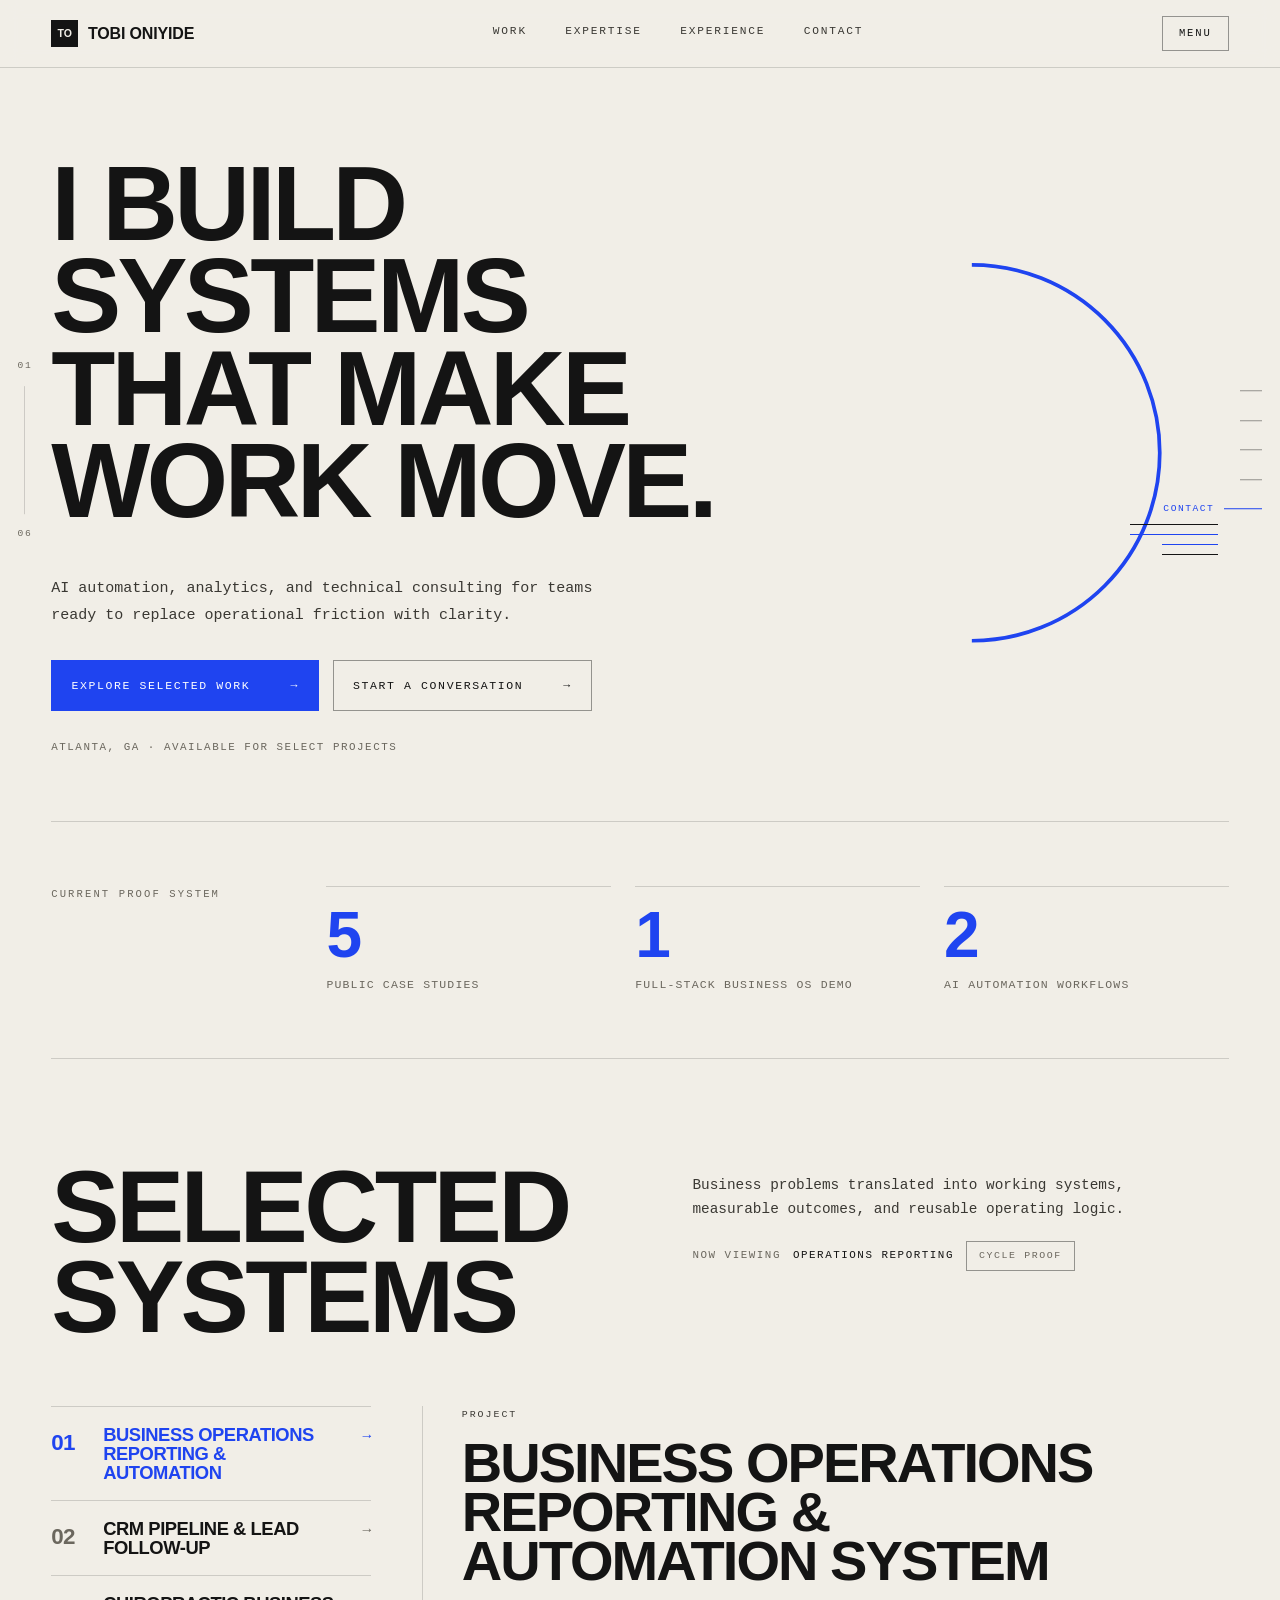
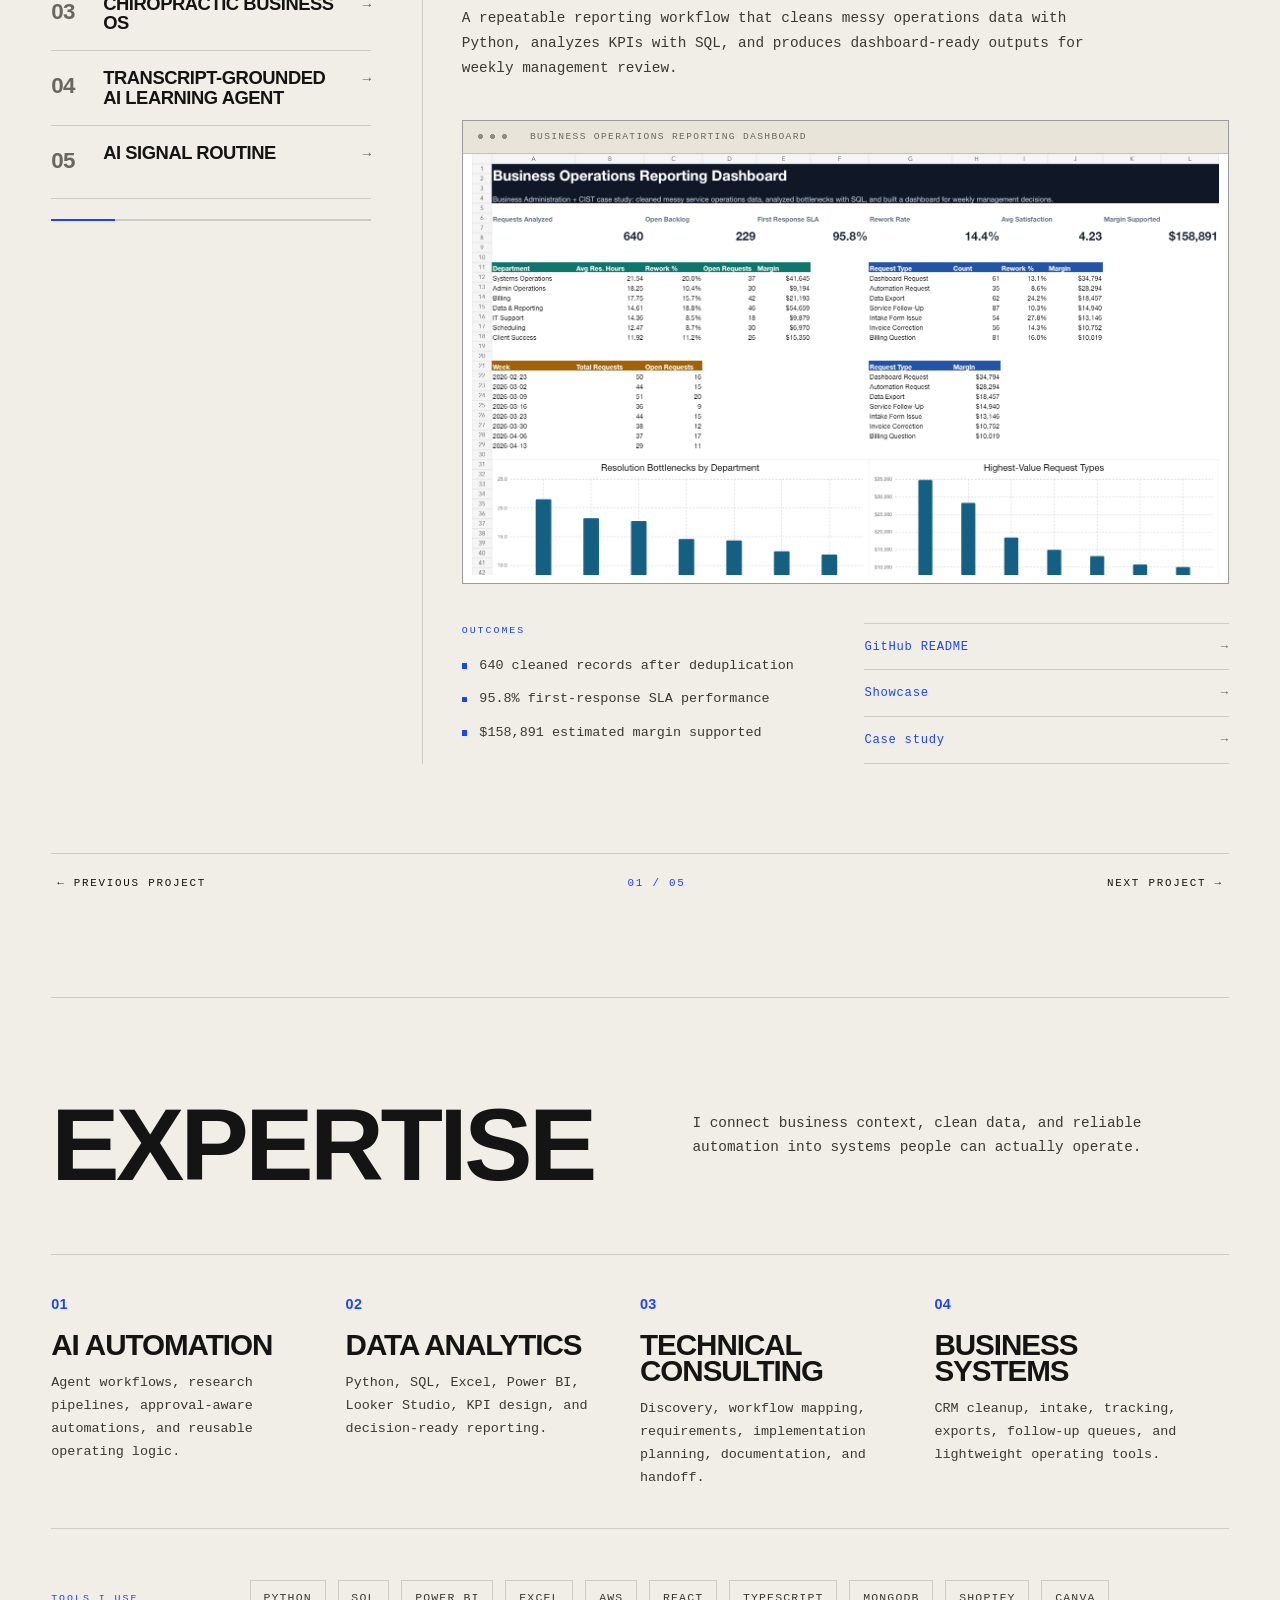
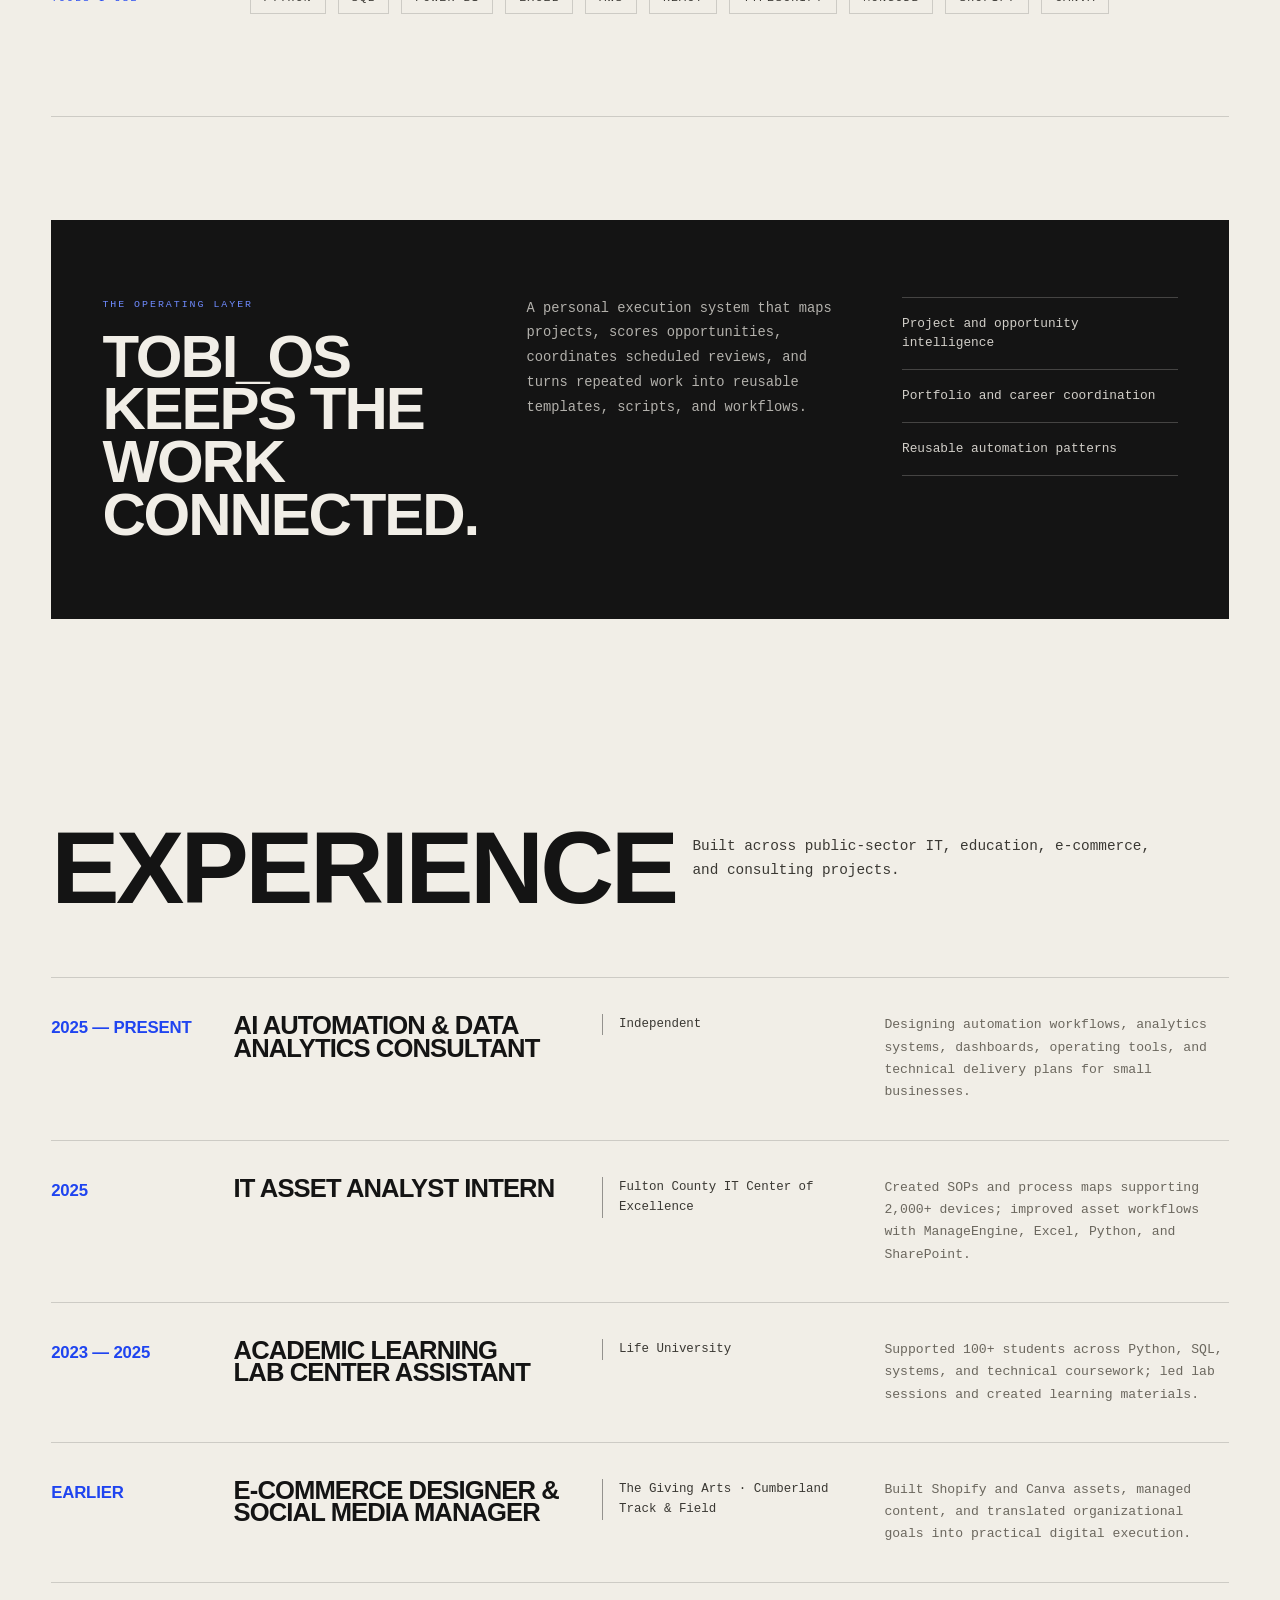
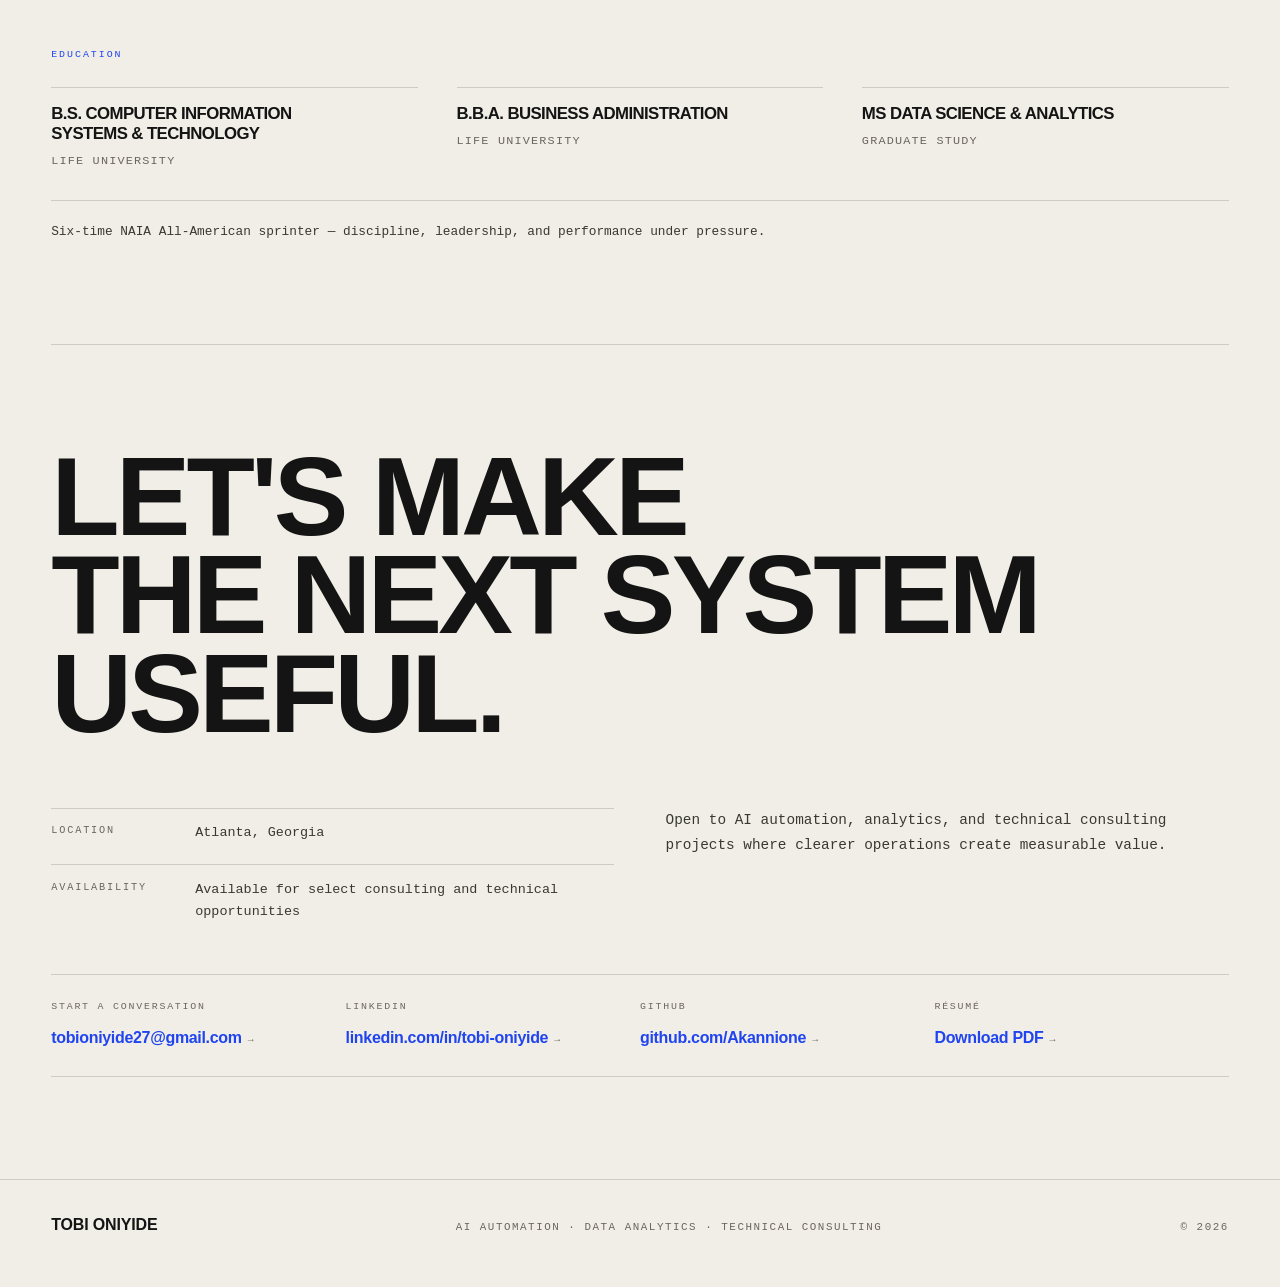
<file: index.html>
<!doctype html>
<html lang="en">
  <head>
    <meta charset="utf-8">
    <meta name="viewport" content="width=device-width, initial-scale=1">
    <title>Tobi Oniyide | AI Automation, Analytics &amp; Technical Consulting</title>
    <meta
      name="description"
      content="Portfolio hub for Tobi Oniyide: AI automation, analytics, business intelligence, technical consulting systems, and reusable operating workflows."
    >
    <link rel="icon" href="data:,">
    <link rel="stylesheet" href="styles.css">
    <script>document.documentElement.classList.add('js');</script>
  </head>
  <body>
    <a class="skip-link" href="#top">Skip to content</a>

    <div class="progress-rail" aria-hidden="true">
      <span class="rail-number">01</span>
      <div class="rail-line"><span id="scrollProgress"></span></div>
      <span class="rail-number">06</span>
    </div>

    <aside class="section-orbit" aria-label="Section navigation">
      <button type="button" class="orbit-dot active" data-target="top"><span>Home</span></button>
      <button type="button" class="orbit-dot" data-target="projects"><span>Work</span></button>
      <button type="button" class="orbit-dot" data-target="services"><span>Expertise</span></button>
      <button type="button" class="orbit-dot" data-target="system"><span>TOBI_OS</span></button>
      <button type="button" class="orbit-dot" data-target="contact"><span>Contact</span></button>
    </aside>

    <header class="site-header">
      <a class="brand" href="#top" aria-label="Tobi Oniyide portfolio home">
        <span class="brand-mark">TO</span>
        <span>Tobi Oniyide</span>
      </a>
      <nav class="nav" aria-label="Primary navigation">
        <a href="#projects">Work</a>
        <a href="#services">Expertise</a>
        <a href="#experience">Experience</a>
        <a href="#contact">Contact</a>
      </nav>
      <button class="command-open" type="button" id="openCommand">Menu</button>
    </header>

    <main id="top">
      <section class="hero reveal">
        <div class="hero-copy">
          <h1>
            <span>I build</span>
            <span>systems</span>
            <span>that make</span>
            <span>work move.</span>
          </h1>
          <p class="hero-lede">
            AI automation, analytics, and technical consulting for teams ready to replace
            operational friction with clarity.
          </p>
          <div class="actions" aria-label="Primary links">
            <a class="button primary" href="#projects">Explore selected work <span aria-hidden="true">&#8594;</span></a>
            <a class="button" href="#contact">Start a conversation <span aria-hidden="true">&#8594;</span></a>
          </div>
          <p class="hero-meta">Atlanta, GA &middot; Available for select projects</p>
        </div>

        <div class="hero-mark" aria-hidden="true">
          <svg viewBox="0 0 220 320" fill="none" xmlns="http://www.w3.org/2000/svg">
            <path d="M12 8 A 152 152 0 1 1 12 312" stroke="currentColor" stroke-width="3" />
          </svg>
          <div class="hero-ticks">
            <span></span>
            <span class="accent"></span>
            <span class="accent short"></span>
            <span class="short"></span>
          </div>
        </div>
      </section>

      <section class="proof-band reveal" aria-labelledby="proof-heading">
        <h2 id="proof-heading" class="proof-title">Current proof system</h2>
        <dl class="proof-grid">
          <div>
            <dt data-count="5">0</dt>
            <dd>public case studies</dd>
          </div>
          <div>
            <dt data-count="1">0</dt>
            <dd>full-stack business OS demo</dd>
          </div>
          <div>
            <dt data-count="2">0</dt>
            <dd>AI automation workflows</dd>
          </div>
        </dl>
      </section>

      <section class="section projects reveal" id="projects" aria-labelledby="projects-heading">
        <div class="section-heading">
          <h2 id="projects-heading">Selected<br>systems</h2>
          <div class="section-aside">
            <p>
              Business problems translated into working systems, measurable outcomes, and
              reusable operating logic.
            </p>
            <p class="now-viewing">
              Now viewing <strong id="activeSignal">Operations Reporting</strong>
              <button type="button" id="cycleProject">Cycle proof</button>
            </p>
          </div>
        </div>

        <div class="project-shell">
          <div class="project-tabs" role="group" aria-label="Featured projects">
            <button type="button" class="project-tab active" data-project="operations">
              <span class="tab-number">01</span>
              <span class="tab-name">Business Operations Reporting &amp; Automation</span>
              <span class="tab-arrow" aria-hidden="true">&#8594;</span>
            </button>
            <button type="button" class="project-tab" data-project="crm">
              <span class="tab-number">02</span>
              <span class="tab-name">CRM Pipeline &amp; Lead Follow-Up</span>
              <span class="tab-arrow" aria-hidden="true">&#8594;</span>
            </button>
            <button type="button" class="project-tab" data-project="businessos">
              <span class="tab-number">03</span>
              <span class="tab-name">Chiropractic Business OS</span>
              <span class="tab-arrow" aria-hidden="true">&#8594;</span>
            </button>
            <button type="button" class="project-tab" data-project="learningagent">
              <span class="tab-number">04</span>
              <span class="tab-name">Transcript-Grounded AI Learning Agent</span>
              <span class="tab-arrow" aria-hidden="true">&#8594;</span>
            </button>
            <button type="button" class="project-tab" data-project="aisignal">
              <span class="tab-number">05</span>
              <span class="tab-name">AI Signal Routine</span>
              <span class="tab-arrow" aria-hidden="true">&#8594;</span>
            </button>
            <div class="project-meter" aria-hidden="true"><span id="projectMeter"></span></div>
          </div>

          <article class="project-spotlight" id="projectSpotlight">
            <div class="project-copy">
              <p class="spotlight-eyebrow">Project</p>
              <h3 id="projectTitle">Business Operations Reporting &amp; Automation System</h3>
              <p id="projectDescription">
                A repeatable reporting workflow that cleans messy operations data with Python,
                analyzes KPIs with SQL, and produces dashboard-ready outputs for weekly management review.
              </p>
            </div>

            <figure class="project-image" data-project="operations" data-label="Business Operations Reporting Dashboard">
              <img id="projectImage" src="assets/images/business_operations_dashboard.png" alt="Dashboard preview for operations reporting project">
            </figure>

            <div class="project-detail">
              <div class="detail-block">
                <p class="detail-label">Outcomes</p>
                <ul class="result-list" id="projectResults">
                  <li>640 cleaned records after deduplication</li>
                  <li>95.8% first-response SLA performance</li>
                  <li>$158,891 estimated margin supported</li>
                </ul>
              </div>
              <div class="detail-block">
                <div class="link-row" id="projectLinks">
                  <a href="https://github.com/Akannione/business-operations-reporting-system">GitHub README</a>
                  <a href="https://htmlpreview.github.io/?https://github.com/Akannione/business-operations-reporting-system/blob/main/reports/portfolio_showcase.html">Showcase</a>
                  <a href="https://github.com/Akannione/business-operations-reporting-system/blob/main/case_study.md">Case study</a>
                </div>
              </div>
            </div>
          </article>

          <div class="project-controls">
            <button type="button" id="previousProject"><span aria-hidden="true">&#8592;</span> Previous project</button>
            <span id="projectIndex">01 / 05</span>
            <button type="button" id="nextProject">Next project <span aria-hidden="true">&#8594;</span></button>
          </div>
        </div>
      </section>

      <section class="section services reveal" id="services" aria-labelledby="services-heading">
        <div class="section-heading">
          <h2 id="services-heading">Expertise</h2>
          <div class="section-aside">
            <p>
              I connect business context, clean data, and reliable automation into systems
              people can actually operate.
            </p>
          </div>
        </div>
        <div class="service-grid">
          <article>
            <span class="service-icon">01</span>
            <h3>AI automation</h3>
            <p>Agent workflows, research pipelines, approval-aware automations, and reusable operating logic.</p>
          </article>
          <article>
            <span class="service-icon">02</span>
            <h3>Data analytics</h3>
            <p>Python, SQL, Excel, Power BI, Looker Studio, KPI design, and decision-ready reporting.</p>
          </article>
          <article>
            <span class="service-icon">03</span>
            <h3>Technical consulting</h3>
            <p>Discovery, workflow mapping, requirements, implementation planning, documentation, and handoff.</p>
          </article>
          <article>
            <span class="service-icon">04</span>
            <h3>Business systems</h3>
            <p>CRM cleanup, intake, tracking, exports, follow-up queues, and lightweight operating tools.</p>
          </article>
        </div>
        <div class="tool-strip">
          <p class="detail-label">Tools I use</p>
          <ul>
            <li>Python</li>
            <li>SQL</li>
            <li>Power BI</li>
            <li>Excel</li>
            <li>AWS</li>
            <li>React</li>
            <li>TypeScript</li>
            <li>MongoDB</li>
            <li>Shopify</li>
            <li>Canva</li>
          </ul>
        </div>
      </section>

      <section class="section os-section reveal" id="system" aria-labelledby="os-heading">
        <div class="os-panel">
          <div class="os-copy">
            <p class="os-eyebrow">The operating layer</p>
            <h2 id="os-heading">TOBI_OS keeps the work connected.</h2>
          </div>
          <p class="os-body">
            A personal execution system that maps projects, scores opportunities, coordinates
            scheduled reviews, and turns repeated work into reusable templates, scripts, and workflows.
          </p>
          <ul class="check-list">
            <li>Project and opportunity intelligence</li>
            <li>Portfolio and career coordination</li>
            <li>Reusable automation patterns</li>
          </ul>
        </div>
      </section>

      <section class="section experience reveal" id="experience" aria-labelledby="experience-heading">
        <div class="section-heading">
          <h2 id="experience-heading">Experience</h2>
          <div class="section-aside">
            <p>Built across public-sector IT, education, e-commerce, and consulting projects.</p>
          </div>
        </div>

        <ol class="timeline">
          <li>
            <span class="timeline-year">2025 &mdash; Present</span>
            <h3>AI automation &amp; data analytics consultant</h3>
            <span class="timeline-org">Independent</span>
            <p>
              Designing automation workflows, analytics systems, dashboards, operating tools,
              and technical delivery plans for small businesses.
            </p>
          </li>
          <li>
            <span class="timeline-year">2025</span>
            <h3>IT asset analyst intern</h3>
            <span class="timeline-org">Fulton County IT Center of Excellence</span>
            <p>
              Created SOPs and process maps supporting 2,000+ devices; improved asset workflows
              with ManageEngine, Excel, Python, and SharePoint.
            </p>
          </li>
          <li>
            <span class="timeline-year">2023 &mdash; 2025</span>
            <h3>Academic learning lab center assistant</h3>
            <span class="timeline-org">Life University</span>
            <p>
              Supported 100+ students across Python, SQL, systems, and technical coursework;
              led lab sessions and created learning materials.
            </p>
          </li>
          <li>
            <span class="timeline-year">Earlier</span>
            <h3>E-commerce designer &amp; social media manager</h3>
            <span class="timeline-org">The Giving Arts &middot; Cumberland Track &amp; Field</span>
            <p>
              Built Shopify and Canva assets, managed content, and translated organizational
              goals into practical digital execution.
            </p>
          </li>
        </ol>

        <div class="education">
          <p class="detail-label">Education</p>
          <div class="education-grid">
            <article>
              <h3>B.S. Computer Information Systems &amp; Technology</h3>
              <span>Life University</span>
            </article>
            <article>
              <h3>B.B.A. Business Administration</h3>
              <span>Life University</span>
            </article>
            <article>
              <h3>MS Data Science &amp; Analytics</h3>
              <span>Graduate study</span>
            </article>
          </div>
          <p class="education-note">
            Six-time NAIA All-American sprinter &mdash; discipline, leadership, and performance under pressure.
          </p>
        </div>
      </section>

      <section class="section contact reveal" id="contact" aria-labelledby="contact-heading">
        <h2 id="contact-heading">
          <span>Let's make</span>
          <span>the next system</span>
          <span>useful.</span>
        </h2>

        <div class="contact-body">
          <dl class="contact-facts">
            <div>
              <dt>Location</dt>
              <dd>Atlanta, Georgia</dd>
            </div>
            <div>
              <dt>Availability</dt>
              <dd>Available for select consulting and technical opportunities</dd>
            </div>
          </dl>
          <p class="contact-lede">
            Open to AI automation, analytics, and technical consulting projects where clearer
            operations create measurable value.
          </p>
        </div>

        <div class="contact-grid">
          <a href="mailto:tobioniyide27@gmail.com"><span>Start a conversation</span><strong>tobioniyide27@gmail.com <span aria-hidden="true">&#8594;</span></strong></a>
          <a href="https://www.linkedin.com/in/tobi-oniyide/"><span>LinkedIn</span><strong>linkedin.com/in/tobi-oniyide <span aria-hidden="true">&#8594;</span></strong></a>
          <a href="https://github.com/Akannione"><span>GitHub</span><strong>github.com/Akannione <span aria-hidden="true">&#8594;</span></strong></a>
          <a href="assets/docs/tobi_oniyide_master_resume.pdf"><span>Résumé</span><strong>Download PDF <span aria-hidden="true">&#8594;</span></strong></a>
        </div>
      </section>
    </main>

    <footer class="site-footer">
      <span class="footer-brand">Tobi Oniyide</span>
      <span>AI automation &middot; Data analytics &middot; Technical consulting</span>
      <span>&copy; 2026</span>
    </footer>

    <div class="command-menu" id="commandMenu" aria-hidden="true">
      <div class="command-panel" role="dialog" aria-modal="true" aria-labelledby="commandTitle">
        <div class="command-head">
          <h2 id="commandTitle">Where should we go?</h2>
          <button type="button" id="closeCommand" aria-label="Close navigation menu">Close</button>
        </div>
        <div class="command-list">
          <button type="button" data-command="projects">View featured projects</button>
          <button type="button" data-command="services">Review expertise lanes</button>
          <button type="button" data-command="system">Open TOBI_OS section</button>
          <button type="button" data-command="resume">Open résumé</button>
          <button type="button" data-command="github">Open GitHub</button>
          <button type="button" data-command="email">Email Tobi</button>
          <button type="button" data-command="contact">Go to contact</button>
        </div>
      </div>
    </div>

    <script src="script.js"></script>
  </body>
</html>
</file>
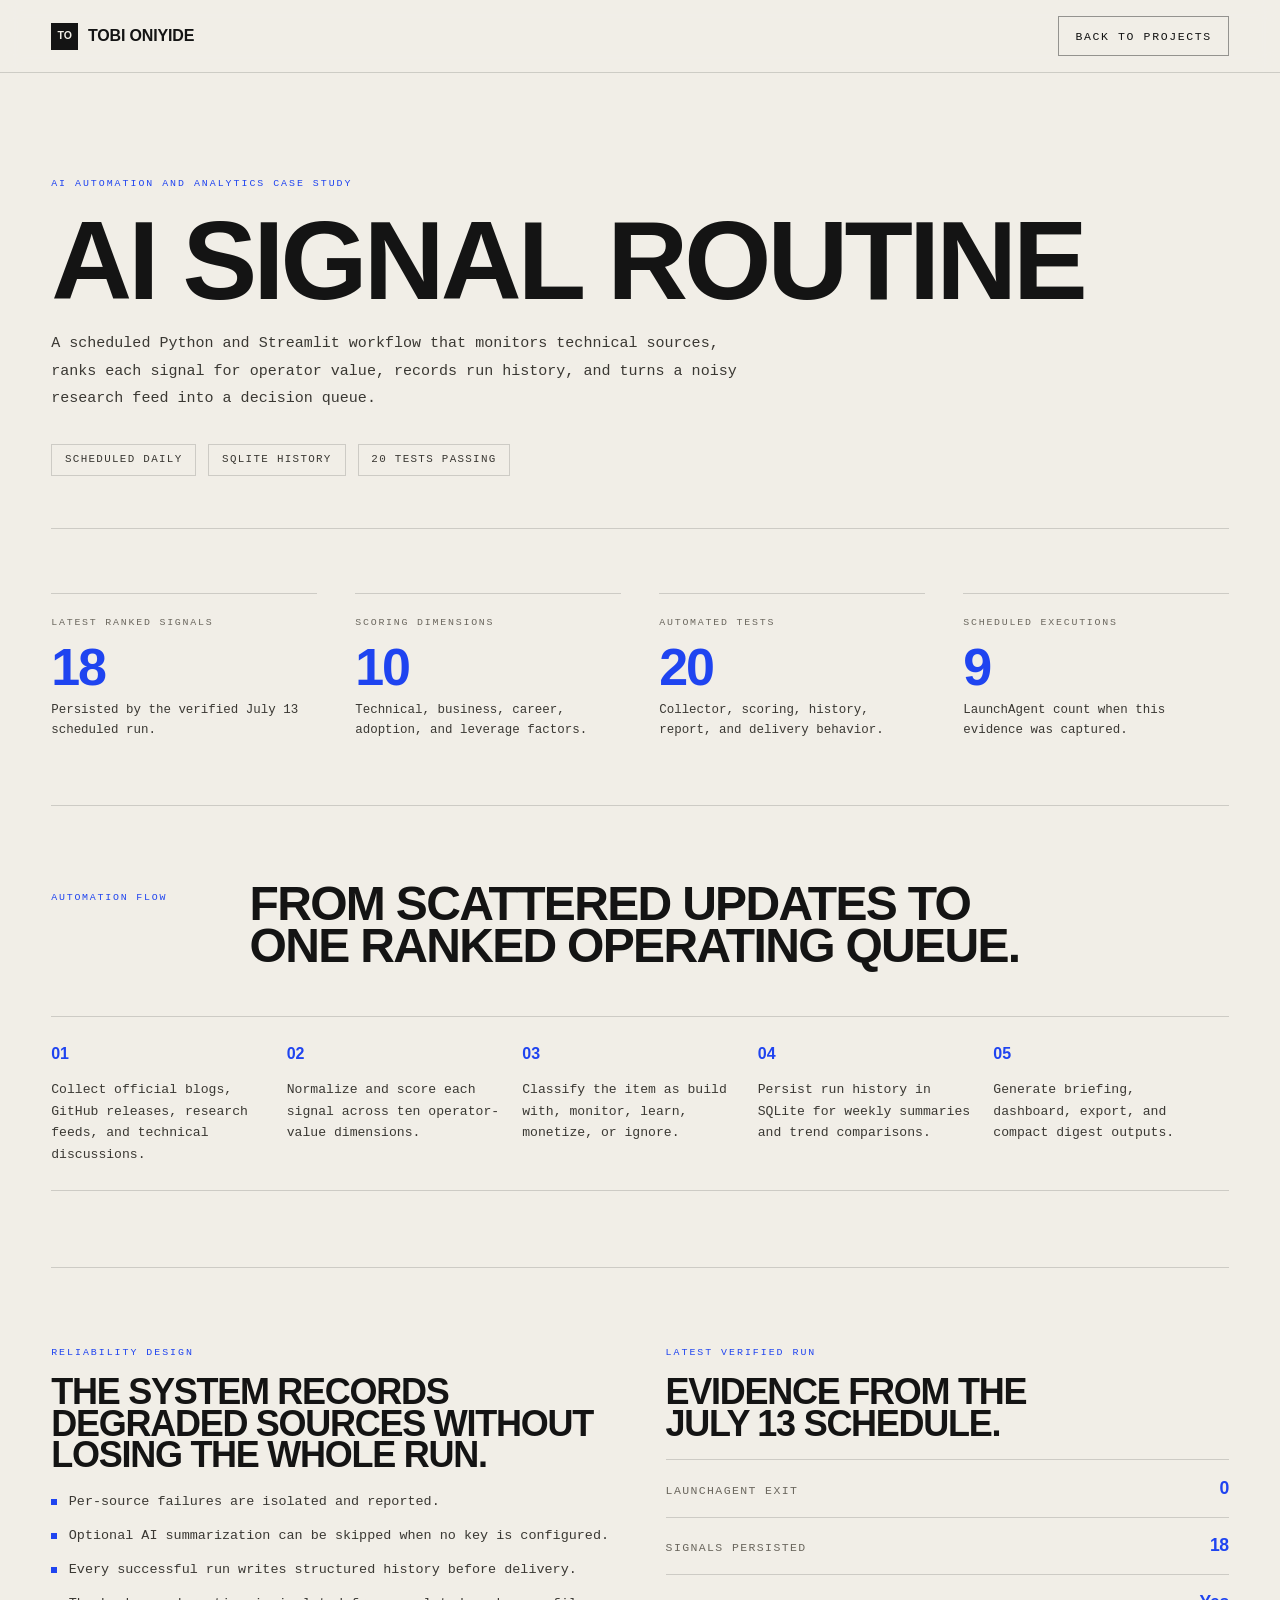
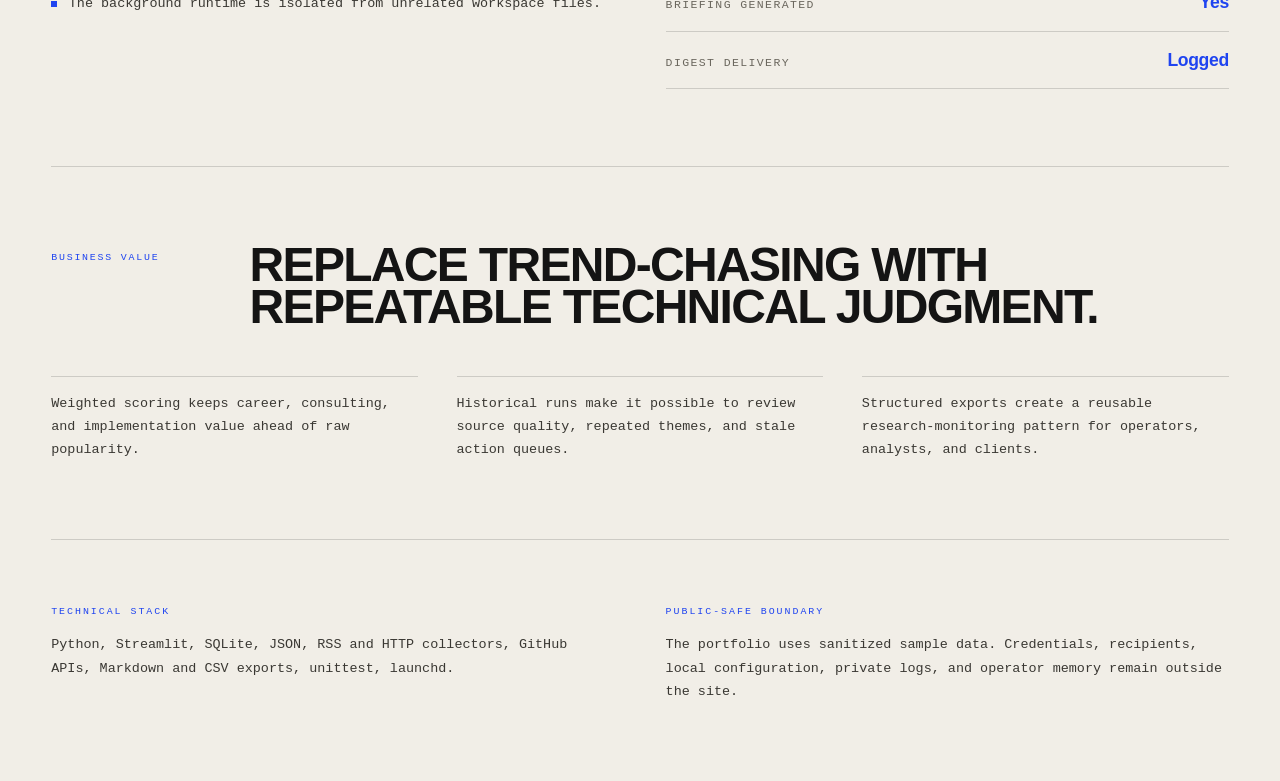
<file: case-studies/ai-signal-routine.html>
<!doctype html>
<html lang="en">
  <head>
    <meta charset="utf-8">
    <meta name="viewport" content="width=device-width, initial-scale=1">
    <title>AI Signal Routine | Tobi Oniyide</title>
    <meta
      name="description"
      content="Case study for a scheduled Python workflow that ranks AI, analytics, and automation signals, records history in SQLite, and produces decision-ready digests."
    >
    <link rel="icon" href="data:,">
    <link rel="stylesheet" href="../styles.css">
  </head>
  <body class="case-study-page">
    <header class="case-study-nav">
      <a class="brand" href="../index.html#projects" aria-label="Back to Tobi Oniyide portfolio">
        <span class="brand-mark">TO</span>
        <span>Tobi Oniyide</span>
      </a>
      <a class="button" href="../index.html#projects">Back to projects</a>
    </header>

    <main class="case-study-main">
      <section class="case-study-hero">
        <p class="case-study-eyebrow">AI Automation and Analytics Case Study</p>
        <h1>AI Signal Routine</h1>
        <p class="case-study-lede">
          A scheduled Python and Streamlit workflow that monitors technical sources, ranks each signal
          for operator value, records run history, and turns a noisy research feed into a decision queue.
        </p>
        <div class="case-study-status" aria-label="Case study status">
          <span>Scheduled daily</span>
          <span>SQLite history</span>
          <span>20 tests passing</span>
        </div>
      </section>

      <section class="case-study-metrics" aria-label="Verified project metrics">
        <article>
          <span>Latest ranked signals</span>
          <strong>18</strong>
          <p>Persisted by the verified July 13 scheduled run.</p>
        </article>
        <article>
          <span>Scoring dimensions</span>
          <strong>10</strong>
          <p>Technical, business, career, adoption, and leverage factors.</p>
        </article>
        <article>
          <span>Automated tests</span>
          <strong>20</strong>
          <p>Collector, scoring, history, report, and delivery behavior.</p>
        </article>
        <article>
          <span>Scheduled executions</span>
          <strong>9</strong>
          <p>LaunchAgent count when this evidence was captured.</p>
        </article>
      </section>

      <section class="case-study-band" id="workflow">
        <div class="case-study-heading">
          <p>Automation flow</p>
          <h2>From scattered updates to one ranked operating queue.</h2>
        </div>
        <ol class="workflow-steps">
          <li><strong>01</strong><span>Collect official blogs, GitHub releases, research feeds, and technical discussions.</span></li>
          <li><strong>02</strong><span>Normalize and score each signal across ten operator-value dimensions.</span></li>
          <li><strong>03</strong><span>Classify the item as build with, monitor, learn, monetize, or ignore.</span></li>
          <li><strong>04</strong><span>Persist run history in SQLite for weekly summaries and trend comparisons.</span></li>
          <li><strong>05</strong><span>Generate briefing, dashboard, export, and compact digest outputs.</span></li>
        </ol>
      </section>

      <section class="case-study-split" id="reliability">
        <article>
          <p class="case-study-label">Reliability design</p>
          <h2>The system records degraded sources without losing the whole run.</h2>
          <ul class="case-study-list">
            <li>Per-source failures are isolated and reported.</li>
            <li>Optional AI summarization can be skipped when no key is configured.</li>
            <li>Every successful run writes structured history before delivery.</li>
            <li>The background runtime is isolated from unrelated workspace files.</li>
          </ul>
        </article>
        <article>
          <p class="case-study-label">Latest verified run</p>
          <h2>Evidence from the July 13 schedule.</h2>
          <dl class="run-evidence">
            <div><dt>LaunchAgent exit</dt><dd>0</dd></div>
            <div><dt>Signals persisted</dt><dd>18</dd></div>
            <div><dt>Briefing generated</dt><dd>Yes</dd></div>
            <div><dt>Digest delivery</dt><dd>Logged</dd></div>
          </dl>
        </article>
      </section>

      <section class="case-study-band">
        <div class="case-study-heading">
          <p>Business value</p>
          <h2>Replace trend-chasing with repeatable technical judgment.</h2>
        </div>
        <div class="value-columns">
          <p>Weighted scoring keeps career, consulting, and implementation value ahead of raw popularity.</p>
          <p>Historical runs make it possible to review source quality, repeated themes, and stale action queues.</p>
          <p>Structured exports create a reusable research-monitoring pattern for operators, analysts, and clients.</p>
        </div>
      </section>

      <section class="case-study-footer">
        <div>
          <p class="case-study-label">Technical stack</p>
          <p>Python, Streamlit, SQLite, JSON, RSS and HTTP collectors, GitHub APIs, Markdown and CSV exports, unittest, launchd.</p>
        </div>
        <div>
          <p class="case-study-label">Public-safe boundary</p>
          <p>The portfolio uses sanitized sample data. Credentials, recipients, local configuration, private logs, and operator memory remain outside the site.</p>
        </div>
      </section>
    </main>
  </body>
</html>
</file>
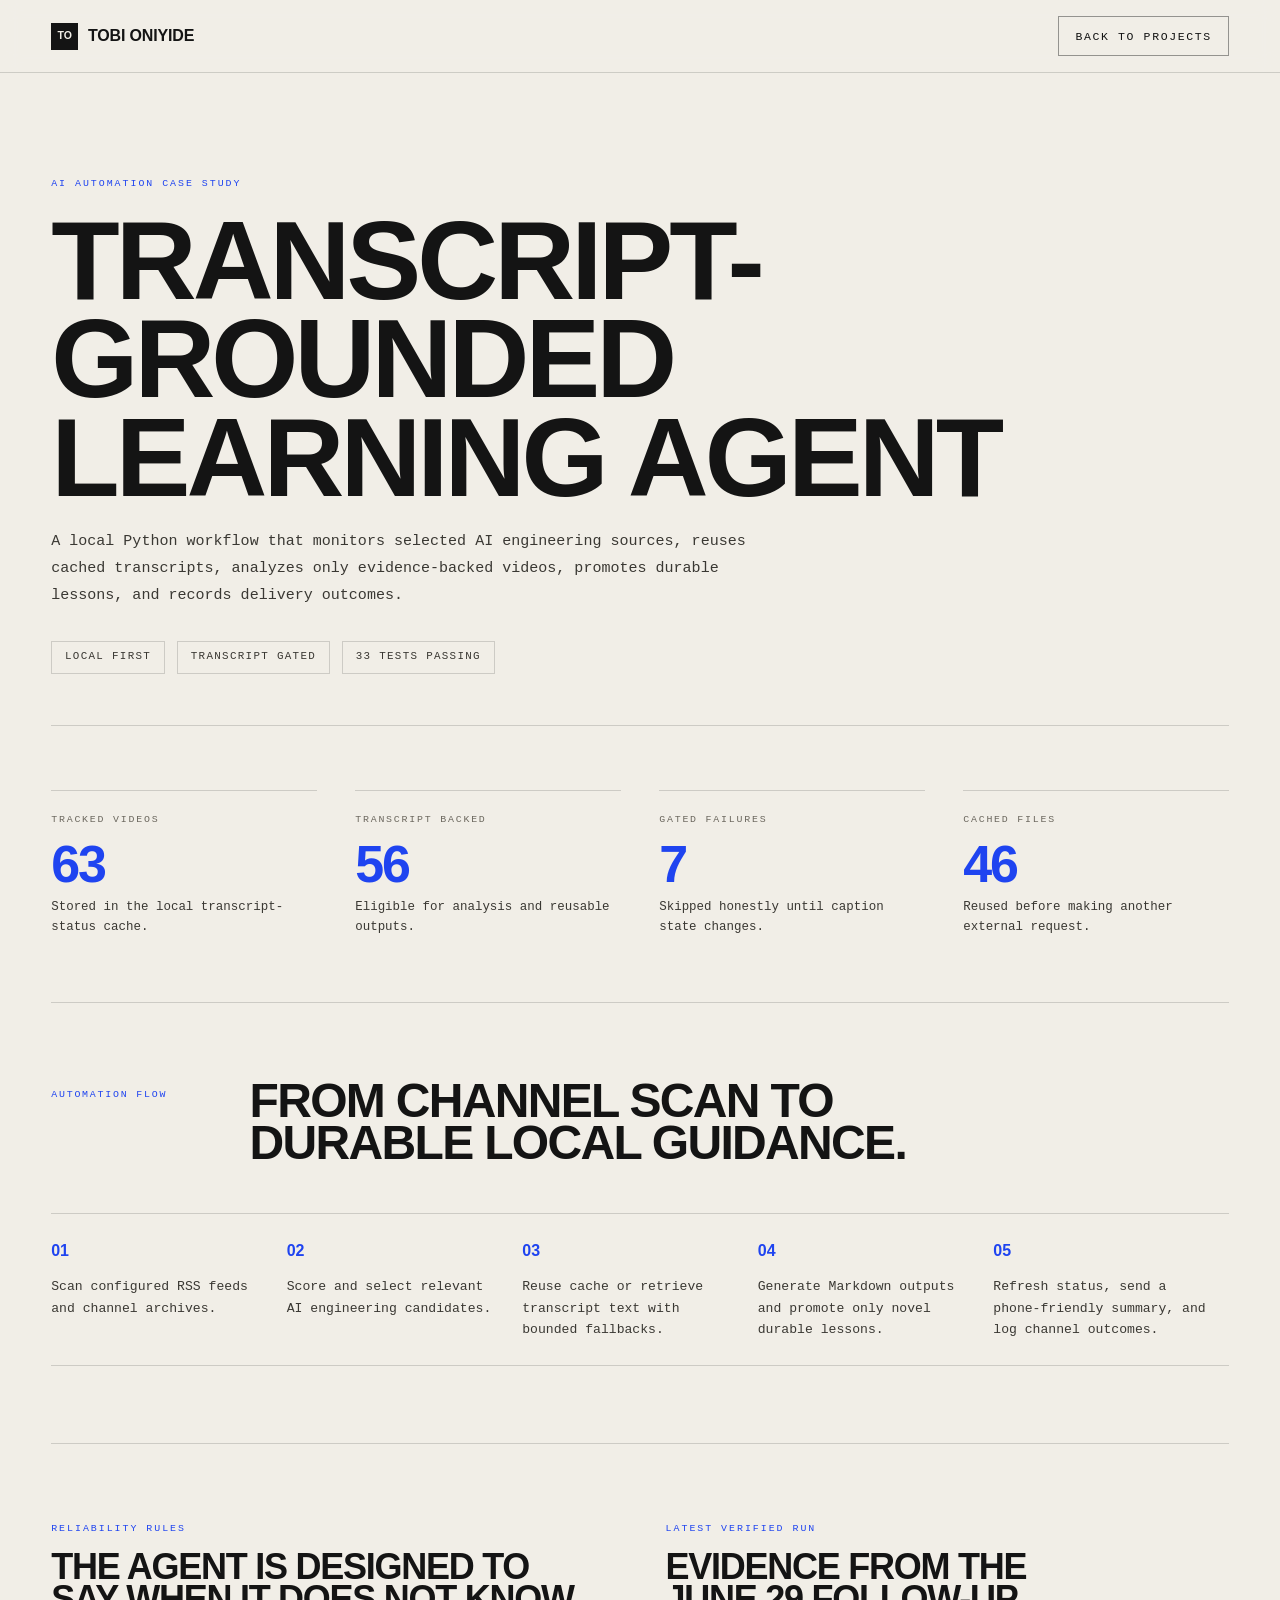
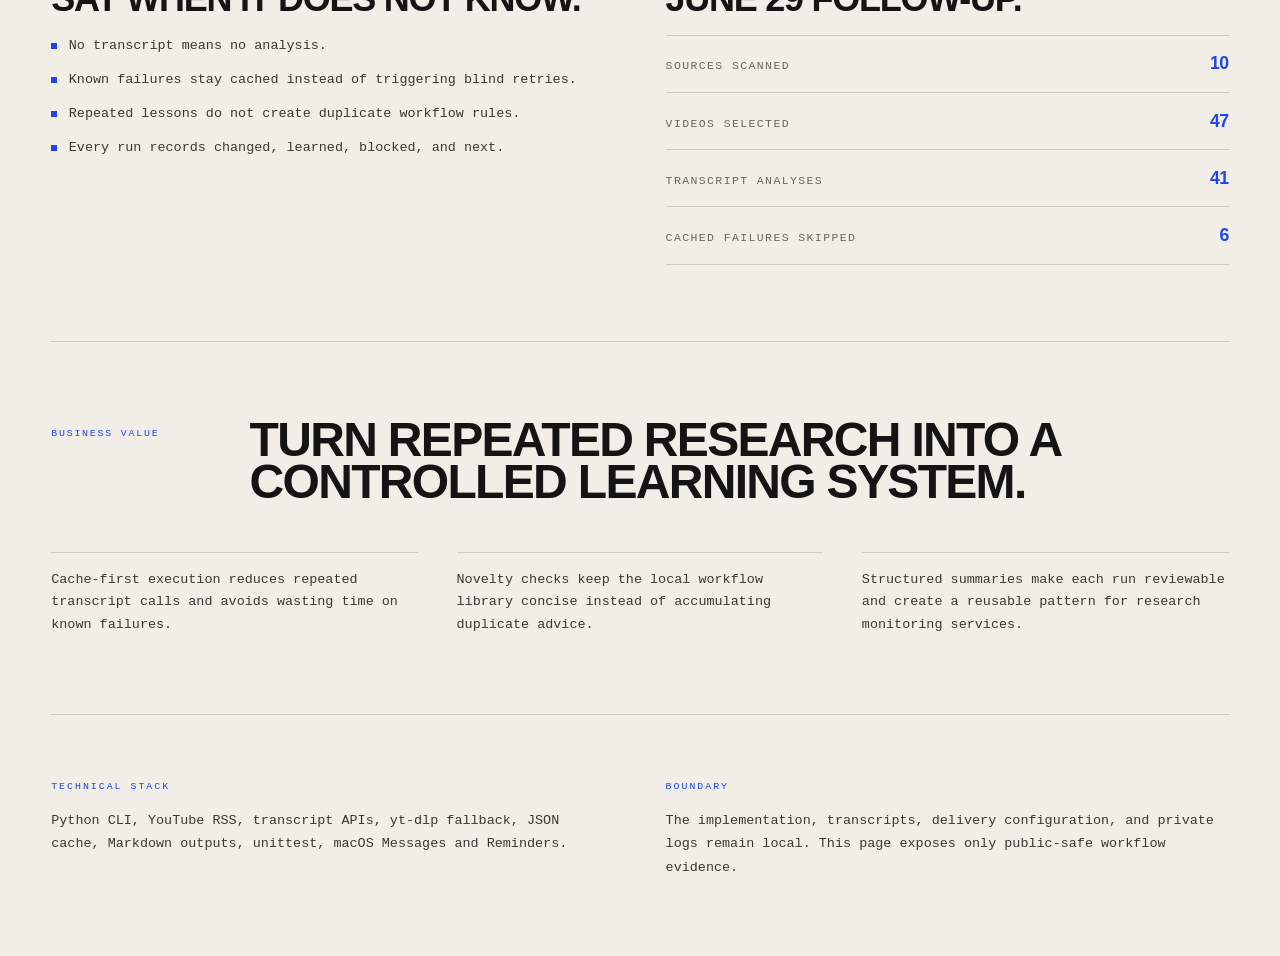
<file: case-studies/transcript-learning-agent.html>
<!doctype html>
<html lang="en">
  <head>
    <meta charset="utf-8">
    <meta name="viewport" content="width=device-width, initial-scale=1">
    <title>Transcript-Grounded AI Learning Agent | Tobi Oniyide</title>
    <meta
      name="description"
      content="Case study for a local Python agent that monitors selected YouTube sources, caches transcripts, gates failed inputs, promotes durable workflow lessons, and logs delivery outcomes."
    >
    <link rel="icon" href="data:,">
    <link rel="stylesheet" href="../styles.css">
  </head>
  <body class="case-study-page">
    <header class="case-study-nav">
      <a class="brand" href="../index.html#projects" aria-label="Back to Tobi Oniyide portfolio">
        <span class="brand-mark">TO</span>
        <span>Tobi Oniyide</span>
      </a>
      <a class="button" href="../index.html#projects">Back to projects</a>
    </header>

    <main class="case-study-main">
      <section class="case-study-hero">
        <p class="case-study-eyebrow">AI Automation Case Study</p>
        <h1>Transcript-Grounded Learning Agent</h1>
        <p class="case-study-lede">
          A local Python workflow that monitors selected AI engineering sources, reuses cached transcripts,
          analyzes only evidence-backed videos, promotes durable lessons, and records delivery outcomes.
        </p>
        <div class="case-study-status" aria-label="Case study status">
          <span>Local first</span>
          <span>Transcript gated</span>
          <span>33 tests passing</span>
        </div>
      </section>

      <section class="case-study-metrics" aria-label="Verified project metrics">
        <article>
          <span>Tracked videos</span>
          <strong>63</strong>
          <p>Stored in the local transcript-status cache.</p>
        </article>
        <article>
          <span>Transcript backed</span>
          <strong>56</strong>
          <p>Eligible for analysis and reusable outputs.</p>
        </article>
        <article>
          <span>Gated failures</span>
          <strong>7</strong>
          <p>Skipped honestly until caption state changes.</p>
        </article>
        <article>
          <span>Cached files</span>
          <strong>46</strong>
          <p>Reused before making another external request.</p>
        </article>
      </section>

      <section class="case-study-band" id="workflow">
        <div class="case-study-heading">
          <p>Automation flow</p>
          <h2>From channel scan to durable local guidance.</h2>
        </div>
        <ol class="workflow-steps">
          <li><strong>01</strong><span>Scan configured RSS feeds and channel archives.</span></li>
          <li><strong>02</strong><span>Score and select relevant AI engineering candidates.</span></li>
          <li><strong>03</strong><span>Reuse cache or retrieve transcript text with bounded fallbacks.</span></li>
          <li><strong>04</strong><span>Generate Markdown outputs and promote only novel durable lessons.</span></li>
          <li><strong>05</strong><span>Refresh status, send a phone-friendly summary, and log channel outcomes.</span></li>
        </ol>
      </section>

      <section class="case-study-split" id="reliability">
        <article>
          <p class="case-study-label">Reliability rules</p>
          <h2>The agent is designed to say when it does not know.</h2>
          <ul class="case-study-list">
            <li>No transcript means no analysis.</li>
            <li>Known failures stay cached instead of triggering blind retries.</li>
            <li>Repeated lessons do not create duplicate workflow rules.</li>
            <li>Every run records changed, learned, blocked, and next.</li>
          </ul>
        </article>
        <article>
          <p class="case-study-label">Latest verified run</p>
          <h2>Evidence from the June 29 follow-up.</h2>
          <dl class="run-evidence">
            <div><dt>Sources scanned</dt><dd>10</dd></div>
            <div><dt>Videos selected</dt><dd>47</dd></div>
            <div><dt>Transcript analyses</dt><dd>41</dd></div>
            <div><dt>Cached failures skipped</dt><dd>6</dd></div>
          </dl>
        </article>
      </section>

      <section class="case-study-band">
        <div class="case-study-heading">
          <p>Business value</p>
          <h2>Turn repeated research into a controlled learning system.</h2>
        </div>
        <div class="value-columns">
          <p>Cache-first execution reduces repeated transcript calls and avoids wasting time on known failures.</p>
          <p>Novelty checks keep the local workflow library concise instead of accumulating duplicate advice.</p>
          <p>Structured summaries make each run reviewable and create a reusable pattern for research monitoring services.</p>
        </div>
      </section>

      <section class="case-study-footer">
        <div>
          <p class="case-study-label">Technical stack</p>
          <p>Python CLI, YouTube RSS, transcript APIs, yt-dlp fallback, JSON cache, Markdown outputs, unittest, macOS Messages and Reminders.</p>
        </div>
        <div>
          <p class="case-study-label">Boundary</p>
          <p>The implementation, transcripts, delivery configuration, and private logs remain local. This page exposes only public-safe workflow evidence.</p>
        </div>
      </section>
    </main>
  </body>
</html>
</file>
<file: styles.css>
/* ==========================================================================
   Tobi Oniyide — portfolio hub
   Swiss/editorial design system. Shared by index.html and case-studies/*.html
   ========================================================================== */

:root {
  --bone: #f1eee7;
  --bone-soft: #e8e4d9;
  --bone-deep: #ddd8cb;
  --ink: #141414;
  --ink-soft: #3a3833;
  --muted: #6b675e;
  --blue: #1f44f0;
  --blue-soft: #dfe3fd;
  --rule: rgba(20, 20, 20, 0.16);
  --rule-strong: rgba(20, 20, 20, 0.42);

  --display: "Helvetica Neue", Helvetica, Arial, "Segoe UI", sans-serif;
  --mono: ui-monospace, SFMono-Regular, "SF Mono", Menlo, Consolas, "Liberation Mono", monospace;

  --gutter: clamp(1.25rem, 4vw, 4.5rem);
  --rail: 3.25rem;
  --maxw: 92rem;
}

*,
*::before,
*::after {
  box-sizing: border-box;
}

html {
  scroll-behavior: smooth;
  -webkit-text-size-adjust: 100%;
}

body {
  margin: 0;
  background: var(--bone);
  color: var(--ink);
  font-family: var(--mono);
  font-size: 0.9rem;
  line-height: 1.65;
  -webkit-font-smoothing: antialiased;
  text-rendering: optimizeLegibility;
}

img {
  max-width: 100%;
  display: block;
}

a {
  color: inherit;
}

button {
  font: inherit;
  color: inherit;
  background: none;
  border: none;
  cursor: pointer;
}

h1,
h2,
h3 {
  font-family: var(--display);
  font-weight: 800;
  text-transform: uppercase;
  letter-spacing: -0.035em;
  line-height: 0.88;
  margin: 0;
  text-wrap: balance;
}

p {
  margin: 0;
}

ul,
ol,
dl,
dd {
  margin: 0;
  padding: 0;
  list-style: none;
}

:focus-visible {
  outline: 2px solid var(--blue);
  outline-offset: 3px;
}

::selection {
  background: var(--blue);
  color: var(--bone);
}

/* --------------------------------------------------------------- utilities */

.skip-link {
  position: absolute;
  top: 0;
  left: 0;
  z-index: 60;
  padding: 0.6rem 1rem;
  background: var(--ink);
  color: var(--bone);
  font-size: 0.7rem;
  letter-spacing: 0.14em;
  text-transform: uppercase;
  transform: translateY(-120%);
  transition: transform 0.18s ease;
}

.skip-link:focus {
  transform: translateY(0);
}

.detail-label,
.spotlight-eyebrow,
.os-eyebrow,
.case-study-label,
.case-study-eyebrow {
  font-size: 0.62rem;
  letter-spacing: 0.2em;
  text-transform: uppercase;
  color: var(--blue);
  margin: 0;
}

/* Progressive enhancement: only hide for the reveal animation when JS is live,
   so a script failure never leaves the page blank. */
.js .reveal {
  opacity: 0;
  transform: translateY(20px);
  transition: opacity 0.7s ease, transform 0.7s ease;
}

.js .reveal.visible {
  opacity: 1;
  transform: none;
}

/* ------------------------------------------------------------ fixed chrome */

.progress-rail {
  position: fixed;
  top: 50%;
  left: 1.1rem;
  translate: 0 -50%;
  z-index: 30;
  display: flex;
  flex-direction: column;
  align-items: center;
  gap: 0.75rem;
  font-size: 0.6rem;
  letter-spacing: 0.16em;
  color: var(--muted);
}

.rail-line {
  position: relative;
  width: 1px;
  height: 8rem;
  background: var(--rule);
}

.rail-line span {
  position: absolute;
  inset: 0 0 auto 0;
  display: block;
  width: 100%;
  height: 0;
  background: var(--blue);
}

.section-orbit {
  position: fixed;
  top: 50%;
  right: 1.1rem;
  translate: 0 -50%;
  z-index: 30;
  display: flex;
  flex-direction: column;
  align-items: flex-end;
  gap: 0.85rem;
}

.orbit-dot {
  display: flex;
  align-items: center;
  gap: 0.6rem;
  padding: 0;
  font-size: 0.6rem;
  letter-spacing: 0.16em;
  text-transform: uppercase;
  color: var(--muted);
}

.orbit-dot::after {
  content: "";
  width: 1.4rem;
  height: 1px;
  background: var(--rule-strong);
  transition: width 0.2s ease, background 0.2s ease;
}

.orbit-dot span {
  opacity: 0;
  transition: opacity 0.2s ease;
}

.orbit-dot:hover span,
.orbit-dot.active span {
  opacity: 1;
}

.orbit-dot.active {
  color: var(--blue);
}

.orbit-dot.active::after {
  width: 2.4rem;
  background: var(--blue);
}

/* ----------------------------------------------------------------- header */

.site-header {
  position: sticky;
  top: 0;
  z-index: 40;
  display: flex;
  align-items: center;
  justify-content: space-between;
  gap: 1.5rem;
  padding: 1rem var(--gutter);
  background: color-mix(in srgb, var(--bone) 88%, transparent);
  backdrop-filter: blur(10px);
  border-bottom: 1px solid var(--rule);
}

.brand {
  display: inline-flex;
  align-items: center;
  gap: 0.6rem;
  font-family: var(--display);
  font-weight: 800;
  text-transform: uppercase;
  letter-spacing: -0.01em;
  font-size: 1rem;
  text-decoration: none;
}

.brand-mark {
  display: grid;
  place-items: center;
  width: 1.7rem;
  height: 1.7rem;
  background: var(--ink);
  color: var(--bone);
  font-size: 0.66rem;
  letter-spacing: 0;
}

.nav {
  display: flex;
  gap: clamp(1rem, 3vw, 2.75rem);
  font-size: 0.7rem;
  letter-spacing: 0.16em;
  text-transform: uppercase;
}

.nav a {
  position: relative;
  padding-bottom: 0.3rem;
  text-decoration: none;
  color: var(--ink-soft);
}

.nav a::after {
  content: "";
  position: absolute;
  left: 0;
  bottom: 0;
  width: 0;
  height: 2px;
  background: var(--blue);
  transition: width 0.22s ease;
}

.nav a:hover {
  color: var(--ink);
}

.nav a:hover::after {
  width: 100%;
}

.command-open {
  padding: 0.5rem 1rem;
  border: 1px solid var(--rule-strong);
  font-size: 0.66rem;
  letter-spacing: 0.18em;
  text-transform: uppercase;
  transition: background 0.2s ease, color 0.2s ease;
}

.command-open:hover {
  background: var(--ink);
  color: var(--bone);
}

/* ------------------------------------------------------------------- hero */

main {
  max-width: var(--maxw);
  margin: 0 auto;
  padding: 0 var(--gutter);
}

.hero {
  display: grid;
  grid-template-columns: minmax(0, 1fr) minmax(0, 17rem);
  gap: clamp(2rem, 5vw, 4rem);
  align-items: center;
  padding: clamp(3rem, 7vw, 6rem) 0 clamp(2.5rem, 5vw, 4.5rem);
  border-bottom: 1px solid var(--rule);
}

.hero h1 {
  display: flex;
  flex-direction: column;
  font-size: clamp(2.75rem, 8.2vw, 7.25rem);
}

.hero-lede {
  max-width: 34rem;
  margin-top: clamp(1.75rem, 4vw, 3rem);
  color: var(--ink-soft);
  font-size: 0.94rem;
  line-height: 1.75;
}

.actions {
  display: flex;
  flex-wrap: wrap;
  gap: 0.85rem;
  margin-top: 2rem;
}

.button {
  display: inline-flex;
  align-items: center;
  justify-content: space-between;
  gap: 2.5rem;
  min-width: 15rem;
  padding: 0.95rem 1.2rem;
  border: 1px solid var(--rule-strong);
  font-size: 0.72rem;
  letter-spacing: 0.14em;
  text-transform: uppercase;
  text-decoration: none;
  transition: background 0.2s ease, color 0.2s ease, border-color 0.2s ease;
}

.button:hover {
  background: var(--ink);
  border-color: var(--ink);
  color: var(--bone);
}

.button.primary {
  background: var(--blue);
  border-color: var(--blue);
  color: #fff;
}

.button.primary:hover {
  background: var(--ink);
  border-color: var(--ink);
}

.hero-meta {
  margin-top: 1.75rem;
  font-size: 0.68rem;
  letter-spacing: 0.14em;
  text-transform: uppercase;
  color: var(--muted);
}

.hero-mark {
  position: relative;
  color: var(--blue);
}

.hero-mark svg {
  width: 100%;
  height: auto;
}

.hero-ticks {
  position: absolute;
  right: 4%;
  bottom: 26%;
  display: flex;
  flex-direction: column;
  align-items: flex-end;
  gap: 0.55rem;
}

.hero-ticks span {
  display: block;
  width: 5.5rem;
  height: 1px;
  background: var(--ink);
}

.hero-ticks .accent {
  background: var(--blue);
}

.hero-ticks .short {
  width: 3.5rem;
}

/* ------------------------------------------------------------- proof band */

.proof-band {
  display: grid;
  grid-template-columns: minmax(0, 14rem) minmax(0, 1fr);
  gap: clamp(1.5rem, 4vw, 4rem);
  padding: clamp(2.5rem, 5vw, 4rem) 0;
  border-bottom: 1px solid var(--rule);
}

.proof-title {
  font-size: 0.66rem;
  font-family: var(--mono);
  font-weight: 400;
  letter-spacing: 0.2em;
  color: var(--muted);
  line-height: 1.6;
}

.proof-grid {
  display: grid;
  grid-template-columns: repeat(auto-fit, minmax(11rem, 1fr));
  gap: 1.5rem;
}

.proof-grid div {
  border-top: 1px solid var(--rule);
  padding-top: 1rem;
}

.proof-grid dt {
  font-family: var(--display);
  font-weight: 800;
  font-size: clamp(2.5rem, 6vw, 4rem);
  line-height: 1;
  letter-spacing: -0.04em;
  color: var(--blue);
}

.proof-grid dd {
  margin-top: 0.5rem;
  font-size: 0.72rem;
  letter-spacing: 0.1em;
  text-transform: uppercase;
  color: var(--muted);
}

/* ---------------------------------------------------------------- section */

.section {
  padding: clamp(3.5rem, 8vw, 7rem) 0;
  border-bottom: 1px solid var(--rule);
}

.section-heading {
  display: grid;
  grid-template-columns: minmax(0, 1.1fr) minmax(0, 1fr);
  gap: clamp(1.5rem, 4vw, 4rem);
  align-items: start;
  margin-bottom: clamp(2.5rem, 5vw, 4.5rem);
}

.section-heading h2 {
  font-size: clamp(2.5rem, 8vw, 6.5rem);
}

.section-aside {
  display: grid;
  gap: 1.25rem;
  padding-top: 0.75rem;
  color: var(--ink-soft);
  max-width: 30rem;
}

.now-viewing {
  display: flex;
  flex-wrap: wrap;
  align-items: center;
  gap: 0.75rem;
  font-size: 0.68rem;
  letter-spacing: 0.14em;
  text-transform: uppercase;
  color: var(--muted);
}

.now-viewing strong {
  color: var(--ink);
  font-weight: 400;
}

.now-viewing button {
  padding: 0.35rem 0.75rem;
  border: 1px solid var(--rule-strong);
  font-size: 0.62rem;
  letter-spacing: 0.16em;
  text-transform: uppercase;
}

.now-viewing button:hover {
  background: var(--blue);
  border-color: var(--blue);
  color: #fff;
}

/* --------------------------------------------------------------- projects */

.project-shell {
  display: grid;
  grid-template-columns: minmax(0, 20rem) minmax(0, 1fr);
  gap: clamp(1.5rem, 4vw, 3.5rem);
  align-items: start;
}

.project-tabs {
  position: relative;
  border-top: 1px solid var(--rule);
}

.project-tab {
  display: grid;
  grid-template-columns: 2.5rem minmax(0, 1fr) 1.5rem;
  gap: 0.75rem;
  align-items: start;
  width: 100%;
  padding: 1.1rem 0;
  text-align: left;
  border-bottom: 1px solid var(--rule);
  transition: color 0.2s ease;
}

.tab-number {
  font-family: var(--display);
  font-weight: 800;
  font-size: 1.4rem;
  letter-spacing: -0.03em;
  color: var(--muted);
}

.tab-name {
  font-family: var(--display);
  font-weight: 800;
  font-size: 1.15rem;
  line-height: 1.05;
  letter-spacing: -0.025em;
  text-transform: uppercase;
}

.tab-arrow {
  justify-self: end;
  color: var(--muted);
  transition: transform 0.2s ease, color 0.2s ease;
}

.project-tab:hover .tab-arrow {
  transform: translateX(4px);
  color: var(--blue);
}

.project-tab.active {
  color: var(--blue);
}

.project-tab.active .tab-number,
.project-tab.active .tab-arrow {
  color: var(--blue);
}

.project-meter {
  position: relative;
  height: 2px;
  margin-top: 1.25rem;
  background: var(--rule);
  overflow: hidden;
}

.project-meter span {
  position: absolute;
  inset: 0 auto 0 0;
  display: block;
  width: 20%;
  height: 100%;
  background: var(--blue);
  transition: transform 0.35s cubic-bezier(0.22, 0.61, 0.36, 1);
}

.project-spotlight {
  display: grid;
  gap: clamp(1.5rem, 3vw, 2.5rem);
  border-left: 1px solid var(--rule);
  padding-left: clamp(1.25rem, 3vw, 3rem);
}

@keyframes spotlightIn {
  from {
    opacity: 0;
    transform: translateY(12px);
  }
  to {
    opacity: 1;
    transform: none;
  }
}

.project-spotlight.switching {
  animation: spotlightIn 0.45s ease;
}

.project-copy h3 {
  margin: 0.9rem 0 1.25rem;
  font-size: clamp(1.9rem, 4.5vw, 3.5rem);
}

.project-copy p {
  max-width: 40rem;
  color: var(--ink-soft);
  line-height: 1.75;
}

.project-image {
  position: relative;
  margin: 0;
  border: 1px solid var(--rule-strong);
  background: #fff;
  padding: 2.1rem 0.55rem 0.55rem;
}

.project-image::before {
  content: attr(data-label);
  position: absolute;
  top: 0;
  left: 0;
  right: 0;
  height: 2.1rem;
  display: flex;
  align-items: center;
  padding-left: 4.2rem;
  border-bottom: 1px solid var(--rule);
  background: var(--bone-soft);
  font-size: 0.6rem;
  letter-spacing: 0.14em;
  text-transform: uppercase;
  color: var(--muted);
  background-image: radial-gradient(circle, var(--rule-strong) 50%, transparent 52%),
    radial-gradient(circle, var(--rule-strong) 50%, transparent 52%),
    radial-gradient(circle, var(--rule-strong) 50%, transparent 52%);
  background-size: 0.45rem 0.45rem;
  background-position: 0.9rem center, 1.65rem center, 2.4rem center;
  background-repeat: no-repeat;
}

/* Screenshots vary in aspect ratio; the frame crops them to a consistent
   landscape window so new proof can be swapped in without re-cutting images. */
.project-image img {
  width: 100%;
  height: auto;
  aspect-ratio: 16 / 9;
  object-fit: cover;
  object-position: top center;
}

.project-detail {
  display: grid;
  grid-template-columns: repeat(auto-fit, minmax(15rem, 1fr));
  gap: clamp(1.5rem, 3vw, 3rem);
}

.result-list {
  display: grid;
  gap: 0.7rem;
  margin-top: 1rem;
}

.result-list li {
  position: relative;
  padding-left: 1.1rem;
  color: var(--ink-soft);
  font-size: 0.84rem;
}

.result-list li::before {
  content: "";
  position: absolute;
  left: 0;
  top: 0.62em;
  width: 0.35rem;
  height: 0.35rem;
  background: var(--blue);
}

.link-row {
  display: grid;
}

.link-row a {
  display: flex;
  align-items: center;
  justify-content: space-between;
  gap: 1rem;
  padding: 0.8rem 0;
  border-bottom: 1px solid var(--rule);
  color: var(--blue);
  font-size: 0.76rem;
  letter-spacing: 0.06em;
  text-decoration: none;
  transition: padding 0.2s ease;
}

.link-row a:first-child {
  border-top: 1px solid var(--rule);
}

.link-row a::after {
  content: "\2192";
  color: var(--muted);
  transition: transform 0.2s ease, color 0.2s ease;
}

.link-row a:hover {
  padding-left: 0.5rem;
}

.link-row a:hover::after {
  transform: translateX(4px);
  color: var(--blue);
}

.project-controls {
  grid-column: 1 / -1;
  display: flex;
  align-items: center;
  justify-content: space-between;
  gap: 1rem;
  margin-top: clamp(1.5rem, 3vw, 2.5rem);
  padding-top: 1.25rem;
  border-top: 1px solid var(--rule);
  font-size: 0.68rem;
  letter-spacing: 0.16em;
  text-transform: uppercase;
  color: var(--muted);
}

.project-controls button {
  font-size: inherit;
  letter-spacing: inherit;
  text-transform: inherit;
  color: var(--ink);
}

.project-controls button:hover {
  color: var(--blue);
}

#projectIndex {
  color: var(--blue);
}

/* -------------------------------------------------------------- expertise */

.service-grid {
  display: grid;
  grid-template-columns: repeat(auto-fit, minmax(15rem, 1fr));
  gap: 0;
  border-top: 1px solid var(--rule);
}

.service-grid article {
  padding: clamp(1.5rem, 3vw, 2.5rem) clamp(1rem, 2vw, 2rem) clamp(1.5rem, 3vw, 2.5rem) 0;
  border-bottom: 1px solid var(--rule);
}

.service-icon {
  font-family: var(--display);
  font-weight: 800;
  font-size: 0.9rem;
  letter-spacing: 0.02em;
  color: var(--blue);
}

.service-grid h3 {
  margin: 0.85rem 0 0.9rem;
  font-size: clamp(1.3rem, 2.4vw, 1.85rem);
}

.service-grid p {
  color: var(--ink-soft);
  font-size: 0.84rem;
  line-height: 1.7;
}

.tool-strip {
  display: grid;
  grid-template-columns: minmax(0, 10rem) minmax(0, 1fr);
  gap: clamp(1rem, 3vw, 3rem);
  align-items: baseline;
  margin-top: clamp(2rem, 4vw, 3.5rem);
}

.tool-strip ul {
  display: flex;
  flex-wrap: wrap;
  gap: 0.5rem 0.75rem;
}

.tool-strip li {
  padding: 0.4rem 0.8rem;
  border: 1px solid var(--rule);
  font-size: 0.72rem;
  letter-spacing: 0.1em;
  text-transform: uppercase;
  color: var(--ink-soft);
}

/* --------------------------------------------------------------- TOBI_OS */

.os-section {
  border-bottom: none;
}

.os-panel {
  display: grid;
  grid-template-columns: minmax(0, 1.15fr) minmax(0, 1fr) minmax(0, 0.85fr);
  gap: clamp(1.75rem, 4vw, 4rem);
  padding: clamp(2.5rem, 6vw, 5rem) clamp(1.75rem, 4vw, 4rem);
  background: var(--ink);
  color: var(--bone);
}

.os-panel .os-eyebrow {
  color: #6f8bff;
  margin-bottom: 1.1rem;
}

.os-panel h2 {
  font-size: clamp(2rem, 5vw, 3.75rem);
}

.os-body {
  color: rgba(241, 238, 231, 0.72);
  line-height: 1.8;
  font-size: 0.86rem;
}

.check-list {
  display: grid;
  align-content: start;
  gap: 0;
}

.check-list li {
  padding: 1rem 0;
  border-top: 1px solid rgba(241, 238, 231, 0.22);
  font-size: 0.8rem;
  line-height: 1.55;
  color: rgba(241, 238, 231, 0.86);
}

.check-list li:last-child {
  border-bottom: 1px solid rgba(241, 238, 231, 0.22);
}

/* ------------------------------------------------------------- experience */

.timeline {
  border-top: 1px solid var(--rule);
}

.timeline li {
  display: grid;
  grid-template-columns: minmax(0, 9rem) minmax(0, 1.15fr) minmax(0, 0.85fr) minmax(0, 1.2fr);
  gap: clamp(1rem, 3vw, 2.5rem);
  align-items: start;
  padding: clamp(1.5rem, 3vw, 2.25rem) 0;
  border-bottom: 1px solid var(--rule);
}

.timeline-year {
  font-family: var(--display);
  font-weight: 800;
  font-size: 1.05rem;
  letter-spacing: -0.01em;
  text-transform: uppercase;
  color: var(--blue);
}

.timeline h3 {
  font-size: clamp(1.15rem, 2.2vw, 1.6rem);
}

.timeline-org {
  padding-left: 1rem;
  border-left: 1px solid var(--rule-strong);
  font-size: 0.78rem;
  color: var(--ink-soft);
}

.timeline p {
  color: var(--muted);
  font-size: 0.82rem;
  line-height: 1.7;
}

.education {
  margin-top: clamp(2.5rem, 5vw, 4rem);
}

.education-grid {
  display: grid;
  grid-template-columns: repeat(auto-fit, minmax(15rem, 1fr));
  gap: clamp(1.25rem, 3vw, 2.5rem);
  margin-top: 1.5rem;
}

.education-grid article {
  border-top: 1px solid var(--rule);
  padding-top: 1rem;
}

.education-grid h3 {
  font-size: 1.05rem;
  line-height: 1.2;
}

.education-grid span {
  display: block;
  margin-top: 0.5rem;
  font-size: 0.74rem;
  letter-spacing: 0.1em;
  text-transform: uppercase;
  color: var(--muted);
}

.education-note {
  margin-top: 1.75rem;
  padding-top: 1.25rem;
  border-top: 1px solid var(--rule);
  font-size: 0.8rem;
  color: var(--ink-soft);
}

/* ---------------------------------------------------------------- contact */

.contact {
  border-bottom: none;
}

.contact h2 {
  display: flex;
  flex-direction: column;
  font-size: clamp(2.5rem, 9vw, 7rem);
}

.contact-body {
  display: grid;
  grid-template-columns: minmax(0, 1fr) minmax(0, 1fr);
  gap: clamp(1.5rem, 4vw, 4rem);
  margin-top: clamp(2.5rem, 5vw, 4rem);
}

.contact-facts {
  display: grid;
  gap: 1.25rem;
  align-content: start;
}

.contact-facts div {
  display: grid;
  grid-template-columns: minmax(0, 8rem) minmax(0, 1fr);
  gap: 1rem;
  border-top: 1px solid var(--rule);
  padding-top: 0.85rem;
}

.contact-facts dt {
  font-size: 0.64rem;
  letter-spacing: 0.18em;
  text-transform: uppercase;
  color: var(--muted);
}

.contact-facts dd {
  font-size: 0.84rem;
  color: var(--ink-soft);
}

.contact-lede {
  color: var(--ink-soft);
  font-size: 0.9rem;
  line-height: 1.8;
}

.contact-grid {
  display: grid;
  grid-template-columns: repeat(auto-fit, minmax(15rem, 1fr));
  gap: 0;
  margin-top: clamp(2rem, 4vw, 3.5rem);
  border-top: 1px solid var(--rule);
}

.contact-grid a {
  display: grid;
  gap: 0.6rem;
  padding: 1.5rem 1.5rem 1.5rem 0;
  border-bottom: 1px solid var(--rule);
  text-decoration: none;
  transition: padding 0.2s ease;
}

.contact-grid a:hover {
  padding-left: 0.75rem;
}

.contact-grid span {
  font-size: 0.62rem;
  letter-spacing: 0.18em;
  text-transform: uppercase;
  color: var(--muted);
}

/* Values here are addresses and URLs, so they stay in their real case
   rather than taking the uppercase treatment used elsewhere. */
.contact-grid strong {
  font-family: var(--display);
  font-weight: 800;
  font-size: 1rem;
  letter-spacing: -0.02em;
  color: var(--blue);
  overflow-wrap: anywhere;
}

/* ----------------------------------------------------------------- footer */

.site-footer {
  max-width: var(--maxw);
  margin: 0 auto;
  padding: 2rem var(--gutter) 3rem;
  display: flex;
  flex-wrap: wrap;
  align-items: baseline;
  justify-content: space-between;
  gap: 1rem;
  border-top: 1px solid var(--rule);
  font-size: 0.68rem;
  letter-spacing: 0.14em;
  text-transform: uppercase;
  color: var(--muted);
}

.footer-brand {
  font-family: var(--display);
  font-weight: 800;
  font-size: 1rem;
  letter-spacing: -0.01em;
  color: var(--ink);
}

/* ----------------------------------------------------------- command menu */

.command-menu {
  position: fixed;
  inset: 0;
  z-index: 50;
  display: grid;
  place-items: center;
  padding: var(--gutter);
  background: rgba(20, 20, 20, 0.55);
  backdrop-filter: blur(4px);
  opacity: 0;
  visibility: hidden;
  transition: opacity 0.22s ease, visibility 0.22s ease;
}

.command-menu.open {
  opacity: 1;
  visibility: visible;
}

.command-panel {
  width: min(34rem, 100%);
  background: var(--bone);
  border: 1px solid var(--ink);
  padding: 1.75rem;
}

.command-head {
  display: flex;
  align-items: baseline;
  justify-content: space-between;
  gap: 1rem;
  padding-bottom: 1.25rem;
  border-bottom: 1px solid var(--rule);
}

.command-head h2 {
  font-size: 1.5rem;
}

.command-head button {
  font-size: 0.64rem;
  letter-spacing: 0.18em;
  text-transform: uppercase;
  color: var(--muted);
}

.command-list {
  display: grid;
}

.command-list button {
  padding: 0.95rem 0;
  border-bottom: 1px solid var(--rule);
  text-align: left;
  font-size: 0.78rem;
  letter-spacing: 0.06em;
  transition: padding 0.18s ease, color 0.18s ease;
}

.command-list button:hover {
  padding-left: 0.6rem;
  color: var(--blue);
}

/* =========================================================== case studies */

.case-study-page {
  background: var(--bone);
}

.case-study-nav {
  position: sticky;
  top: 0;
  z-index: 40;
  display: flex;
  align-items: center;
  justify-content: space-between;
  gap: 1.5rem;
  padding: 1rem var(--gutter);
  background: color-mix(in srgb, var(--bone) 88%, transparent);
  backdrop-filter: blur(10px);
  border-bottom: 1px solid var(--rule);
}

.case-study-nav .button {
  min-width: auto;
  gap: 0;
  padding: 0.6rem 1rem;
}

.case-study-main {
  max-width: var(--maxw);
  margin: 0 auto;
  padding: 0 var(--gutter);
}

.case-study-hero {
  padding: clamp(3rem, 8vw, 6.5rem) 0 clamp(2rem, 4vw, 3.5rem);
  border-bottom: 1px solid var(--rule);
}

.case-study-hero h1 {
  margin: 1.25rem 0;
  font-size: clamp(2.5rem, 9vw, 7rem);
}

.case-study-lede {
  max-width: 44rem;
  color: var(--ink-soft);
  font-size: 0.94rem;
  line-height: 1.8;
}

.case-study-status {
  display: flex;
  flex-wrap: wrap;
  gap: 0.5rem 0.75rem;
  margin-top: 2rem;
}

.case-study-status span {
  padding: 0.4rem 0.8rem;
  border: 1px solid var(--rule);
  font-size: 0.68rem;
  letter-spacing: 0.12em;
  text-transform: uppercase;
  color: var(--ink-soft);
}

.case-study-metrics {
  display: grid;
  grid-template-columns: repeat(auto-fit, minmax(13rem, 1fr));
  gap: clamp(1.25rem, 3vw, 2.5rem);
  padding: clamp(2.5rem, 5vw, 4rem) 0;
  border-bottom: 1px solid var(--rule);
}

.case-study-metrics article {
  border-top: 1px solid var(--rule);
  padding-top: 1rem;
}

.case-study-metrics span {
  font-size: 0.62rem;
  letter-spacing: 0.18em;
  text-transform: uppercase;
  color: var(--muted);
}

.case-study-metrics strong {
  display: block;
  margin: 0.5rem 0;
  font-family: var(--display);
  font-weight: 800;
  font-size: clamp(2.25rem, 5vw, 3.25rem);
  line-height: 1;
  letter-spacing: -0.04em;
  color: var(--blue);
}

.case-study-metrics p {
  font-size: 0.78rem;
  color: var(--ink-soft);
  line-height: 1.6;
}

.case-study-band,
.case-study-split {
  padding: clamp(2.5rem, 6vw, 5rem) 0;
  border-bottom: 1px solid var(--rule);
}

.case-study-heading {
  display: grid;
  grid-template-columns: minmax(0, 10rem) minmax(0, 1fr);
  gap: clamp(1rem, 3vw, 3rem);
  align-items: start;
  margin-bottom: clamp(1.75rem, 4vw, 3rem);
}

.case-study-heading p {
  font-size: 0.62rem;
  letter-spacing: 0.18em;
  text-transform: uppercase;
  color: var(--blue);
  padding-top: 0.4rem;
}

.case-study-heading h2 {
  font-size: clamp(1.6rem, 4vw, 3rem);
}

.workflow-steps {
  display: grid;
  grid-template-columns: repeat(auto-fit, minmax(13rem, 1fr));
  gap: 0;
  border-top: 1px solid var(--rule);
}

.workflow-steps li {
  display: grid;
  gap: 0.75rem;
  align-content: start;
  padding: 1.5rem 1.25rem 1.5rem 0;
  border-bottom: 1px solid var(--rule);
}

.workflow-steps strong {
  font-family: var(--display);
  font-weight: 800;
  font-size: 1rem;
  color: var(--blue);
}

.workflow-steps span {
  font-size: 0.82rem;
  line-height: 1.65;
  color: var(--ink-soft);
}

.case-study-split {
  display: grid;
  grid-template-columns: repeat(auto-fit, minmax(19rem, 1fr));
  gap: clamp(1.75rem, 4vw, 4rem);
}

.case-study-split h2 {
  margin: 0.9rem 0 1.25rem;
  font-size: clamp(1.4rem, 3vw, 2.25rem);
}

.case-study-list {
  display: grid;
  gap: 0.7rem;
}

.case-study-list li {
  position: relative;
  padding-left: 1.1rem;
  font-size: 0.84rem;
  line-height: 1.7;
  color: var(--ink-soft);
}

.case-study-list li::before {
  content: "";
  position: absolute;
  left: 0;
  top: 0.62em;
  width: 0.35rem;
  height: 0.35rem;
  background: var(--blue);
}

.run-evidence {
  display: grid;
  border-top: 1px solid var(--rule);
}

.run-evidence div {
  display: flex;
  align-items: baseline;
  justify-content: space-between;
  gap: 1rem;
  padding: 0.85rem 0;
  border-bottom: 1px solid var(--rule);
}

.run-evidence dt {
  font-size: 0.72rem;
  letter-spacing: 0.12em;
  text-transform: uppercase;
  color: var(--muted);
}

.run-evidence dd {
  font-family: var(--display);
  font-weight: 800;
  font-size: 1.1rem;
  letter-spacing: -0.02em;
  color: var(--blue);
}

.value-columns {
  display: grid;
  grid-template-columns: repeat(auto-fit, minmax(15rem, 1fr));
  gap: clamp(1.25rem, 3vw, 2.5rem);
}

.value-columns p {
  border-top: 1px solid var(--rule);
  padding-top: 1rem;
  font-size: 0.84rem;
  line-height: 1.7;
  color: var(--ink-soft);
}

.case-study-footer {
  display: grid;
  grid-template-columns: repeat(auto-fit, minmax(17rem, 1fr));
  gap: clamp(1.5rem, 4vw, 3.5rem);
  padding: clamp(2.5rem, 5vw, 4rem) 0 clamp(3rem, 6vw, 5rem);
}

.case-study-footer p:last-child {
  margin-top: 0.85rem;
  font-size: 0.84rem;
  line-height: 1.75;
  color: var(--ink-soft);
}

/* ------------------------------------------------------------- responsive */

@media (max-width: 68rem) {
  .progress-rail,
  .section-orbit {
    display: none;
  }

  .hero {
    grid-template-columns: minmax(0, 1fr);
  }

  .hero-mark {
    max-width: 12rem;
  }

  .project-shell {
    grid-template-columns: minmax(0, 1fr);
  }

  .project-spotlight {
    border-left: none;
    border-top: 1px solid var(--rule);
    padding-left: 0;
    padding-top: clamp(1.5rem, 4vw, 2.5rem);
  }

  .os-panel {
    grid-template-columns: minmax(0, 1fr);
  }

  .timeline li {
    grid-template-columns: minmax(0, 1fr);
    gap: 0.75rem;
  }

  .timeline-org {
    padding-left: 0;
    border-left: none;
  }
}

@media (max-width: 46rem) {
  .nav {
    display: none;
  }

  .section-heading,
  .proof-band,
  .contact-body,
  .tool-strip,
  .case-study-heading {
    grid-template-columns: minmax(0, 1fr);
  }

  .button {
    min-width: 100%;
  }

  .contact-facts div {
    grid-template-columns: minmax(0, 1fr);
    gap: 0.35rem;
  }

  .project-controls {
    flex-direction: column;
    align-items: flex-start;
    gap: 0.75rem;
  }
}

@media (prefers-reduced-motion: reduce) {
  html {
    scroll-behavior: auto;
  }

  *,
  *::before,
  *::after {
    animation-duration: 0.01ms !important;
    animation-iteration-count: 1 !important;
    transition-duration: 0.01ms !important;
  }

  .js .reveal {
    opacity: 1;
    transform: none;
  }
}
</file>
